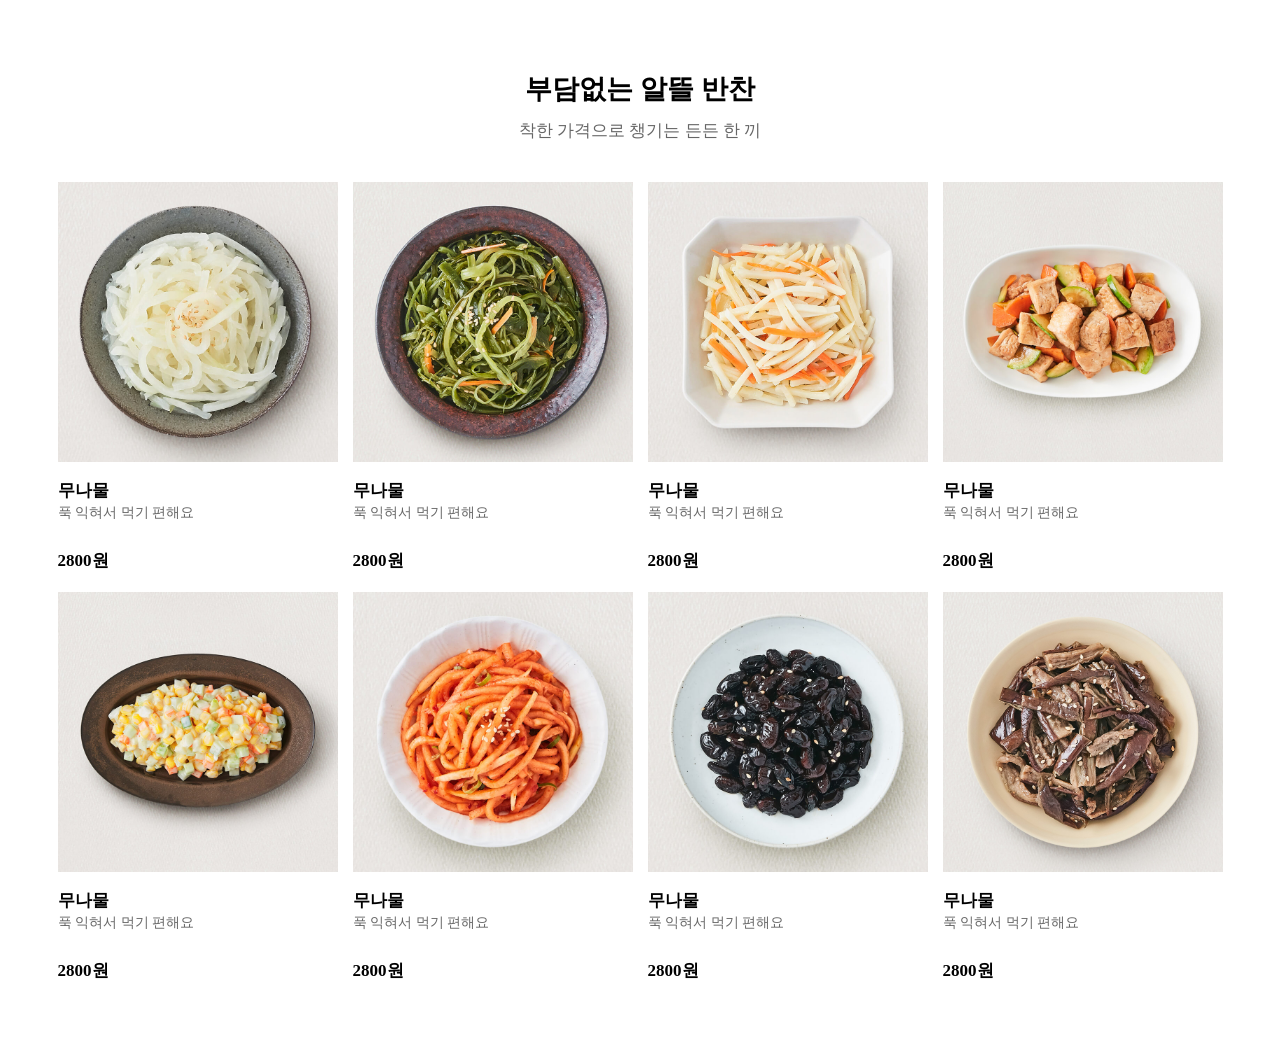
<file: 01_banchan.html>
<!DOCTYPE html>
<html lang="ko">

<head>
  <meta charset="UTF-8" />
  <title>집반찬</title>
    <title>집반찬</title>

    <link rel="stylesheet" href="css/01_banchan.css">


</head>

<body>



  <main class="container">
    <div class="banchan section-grid">
      <h3>부담없는 알뜰 반찬</h3>
      <p>착한 가격으로 챙기는 든든 한 끼</p>

      <a href="#">
        <div class="product-card">
          <img src="img/01_banchan/banchan1.jpg" alt="">
          <h4>무나물</h4>
          <p>푹 익혀서 먹기 편해요</p>
          <h5>2800원</h5>
        </div>
      </a>

      <a href="#">
        <div class="product-card">
          <img src="img/01_banchan/banchan2.jpg" alt="">
          <h4>무나물</h4>
          <p>푹 익혀서 먹기 편해요</p>
          <h5>2800원</h5>
        </div>
      </a>

      <a href="#">
        <div class="product-card">
          <img src="img/01_banchan/banchan3.jpg" alt="">
          <h4>무나물</h4>
          <p>푹 익혀서 먹기 편해요</p>
          <h5>2800원</h5>
        </div>
      </a>

      <a href="#">
        <div class="product-card">
          <img src="img/01_banchan/banchan4.jpg" alt="">
          <h4>무나물</h4>
          <p>푹 익혀서 먹기 편해요</p>
          <h5>2800원</h5>
        </div>
      </a>

      <a href="#">
        <div class="product-card">
          <img src="img/01_banchan/banchan5.jpg" alt="">
          <h4>무나물</h4>
          <p>푹 익혀서 먹기 편해요</p>
          <h5>2800원</h5>
        </div>
      </a>

      <a href="#">
        <div class="product-card">
          <img src="img/01_banchan/banchan6.jpg" alt="">
          <h4>무나물</h4>
          <p>푹 익혀서 먹기 편해요</p>
          <h5>2800원</h5>
        </div>
      </a>

      <a href="#">
        <div class="product-card">
          <img src="img/01_banchan/banchan7.jpg" alt="">
          <h4>무나물</h4>
          <p>푹 익혀서 먹기 편해요</p>
          <h5>2800원</h5>
        </div>
      </a>

      <a href="#">
        <div class="product-card">
          <img src="img/01_banchan/banchan8.jpg" alt="">
          <h4>무나물</h4>
          <p>푹 익혀서 먹기 편해요</p>
          <h5>2800원</h5>
        </div>
      </a>

    </div>

  </main>



</body>

</html>
</file>
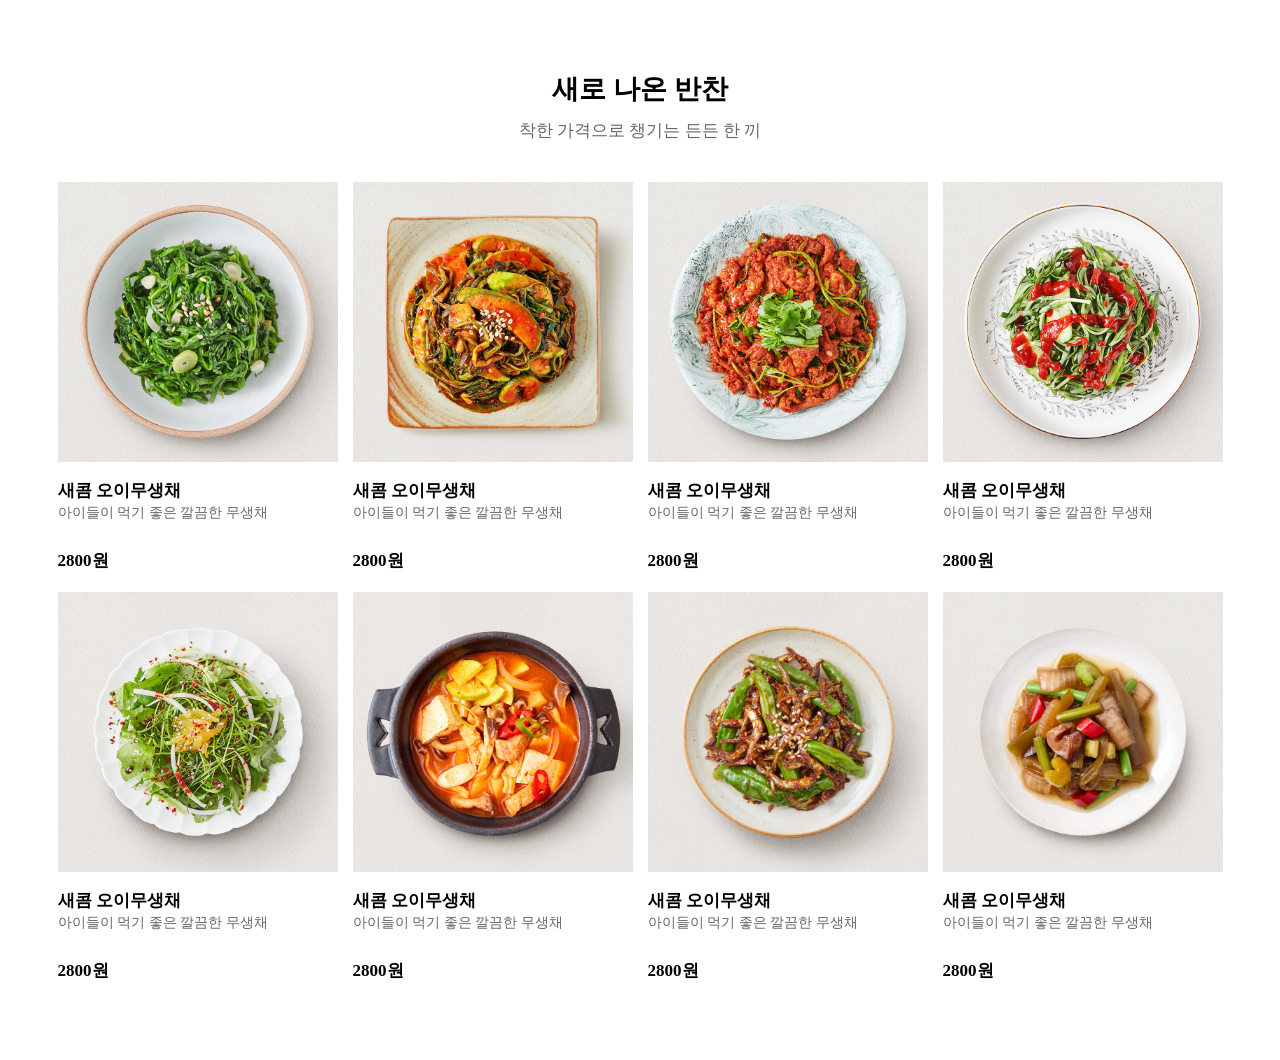
<file: 03_newbanchan.html>
<!DOCTYPE html>
<html lang="ko">

<head>
  <meta charset="UTF-8" />
  <title>집반찬</title>
  <link rel="stylesheet" href="css/03_newbanchan.css">
</head>

<body>
 
  <main class="container">
    
    <div class="new-banchan section-grid">
      <h3>새로 나온 반찬</h3>
      <p>착한 가격으로 챙기는 든든 한 끼</p>


      <a href="#">
        <div class="product-card">
          <img src="img/03_new_banchan/new_banchan1.jpg" alt="">
          <h4>새콤 오이무생채</h4>
          <p>아이들이 먹기 좋은 깔끔한 무생채</p>
          <h5>2800원</h5>
        </div>
      </a>

      <a href="#">
        <div class="product-card">
          <img src="img/03_new_banchan/new_banchan2.jpg" alt="">
          <h4>새콤 오이무생채</h4>
          <p>아이들이 먹기 좋은 깔끔한 무생채</p>
          <h5>2800원</h5>
        </div>
      </a>

      <a href="#">
        <div class="product-card">
          <img src="img/03_new_banchan/new_banchan3.jpg" alt="">
          <h4>새콤 오이무생채</h4>
          <p>아이들이 먹기 좋은 깔끔한 무생채</p>
          <h5>2800원</h5>
        </div>
      </a>

      <a href="#">
        <div class="product-card">
          <img src="img/03_new_banchan/new_banchan4.jpg" alt="">
          <h4>새콤 오이무생채</h4>
          <p>아이들이 먹기 좋은 깔끔한 무생채</p>
          <h5>2800원</h5>
        </div>
      </a>

      <a href="#">
        <div class="product-card">
          <img src="img/03_new_banchan/new_banchan5.jpg" alt="">
          <h4>새콤 오이무생채</h4>
          <p>아이들이 먹기 좋은 깔끔한 무생채</p>
          <h5>2800원</h5>
        </div>
      </a>

      <a href="#">
        <div class="product-card">
          <img src="img/03_new_banchan/new_banchan6.jpg" alt="">
          <h4>새콤 오이무생채</h4>
          <p>아이들이 먹기 좋은 깔끔한 무생채</p>
          <h5>2800원</h5>
        </div>
      </a>

      <a href="#">
        <div class="product-card">
          <img src="img/03_new_banchan/new_banchan7.jpg" alt="">
          <h4>새콤 오이무생채</h4>
          <p>아이들이 먹기 좋은 깔끔한 무생채</p>
          <h5>2800원</h5>
        </div>
      </a>

      <a href="#">
        <div class="product-card">
          <img src="img/03_new_banchan/new_banchan8.jpg" alt="">
          <h4>새콤 오이무생채</h4>
          <p>아이들이 먹기 좋은 깔끔한 무생채</p>
          <h5>2800원</h5>
        </div>
      </a>


    </div>

  
  </main>

</body>

</html>
</file>
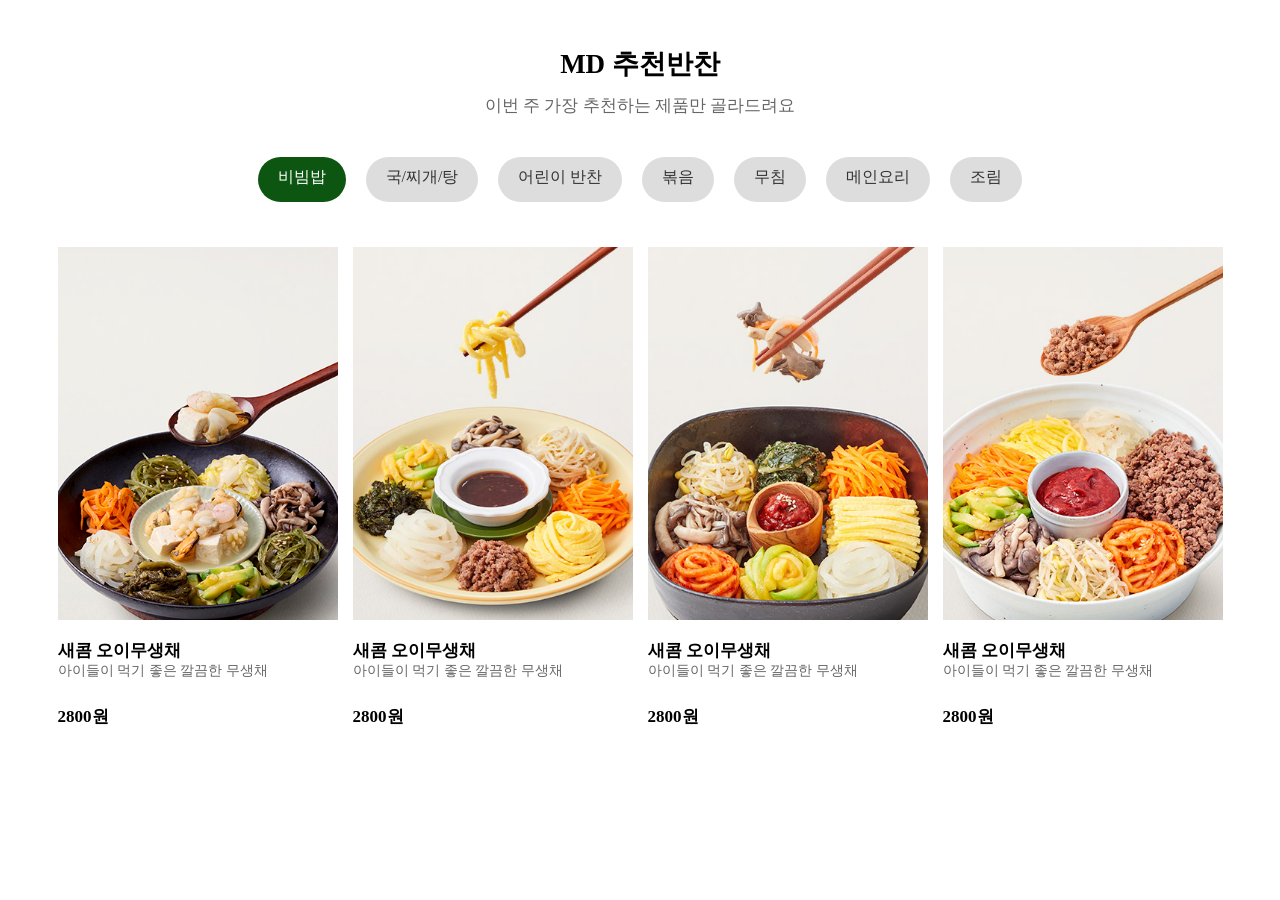
<file: 04_mdbanchan.html>
<!DOCTYPE html>
<html lang="ko">

<head>
  <meta charset="UTF-8" />
  <title>집반찬</title>
  <link rel="stylesheet" href="css/04_mdbanchan.css">
</head>

<body>



  <main class="container">
    

    <div class="md-banchan section-grid">
      <h3>MD 추천반찬</h3>
      <p>이번 주 가장 추천하는 제품만 골라드려요</p>
      <ul>
        <li>비빔밥</li>
        <li><a href="#">국/찌개/탕</a></li>
        <li><a href="#">어린이 반찬</a></li>
        <li><a href="#"> 볶음</a></li>
        <li><a href="#"> 무침</a></li>
        <li><a href="#"> 메인요리</a></li>
        <li><a href="#"> 조림</a></li>
      </ul>
      <a href="#">
        <div class="md-card">
          <img src="img/04_md_banchan/bibim/bibim_1.jpg" alt="">
          <h4>새콤 오이무생채</h4>
          <p>아이들이 먹기 좋은 깔끔한 무생채</p>
          <h5>2800원</h5>
        </div>
      </a>


      <a href="#">
        <div class="md-card">
          <img src="img/04_md_banchan/bibim/bibim_2.jpg" alt="">
          <h4>새콤 오이무생채</h4>
          <p>아이들이 먹기 좋은 깔끔한 무생채</p>
          <h5>2800원</h5>
        </div>
      </a>


      <a href="#">
        <div class="md-card">
          <img src="img/04_md_banchan/bibim/bibim_3.jpg" alt="">
          <h4>새콤 오이무생채</h4>
          <p>아이들이 먹기 좋은 깔끔한 무생채</p>
          <h5>2800원</h5>
        </div>
      </a>



      <a href="#">
        <div class="md-card">
          <img src="img/04_md_banchan/bibim/bibim_4.jpg" alt="">
          <h4>새콤 오이무생채</h4>
          <p>아이들이 먹기 좋은 깔끔한 무생채</p>
          <h5>2800원</h5>
        </div>
      </a>


    </div>
  </main>

</body>

</html>
</file>
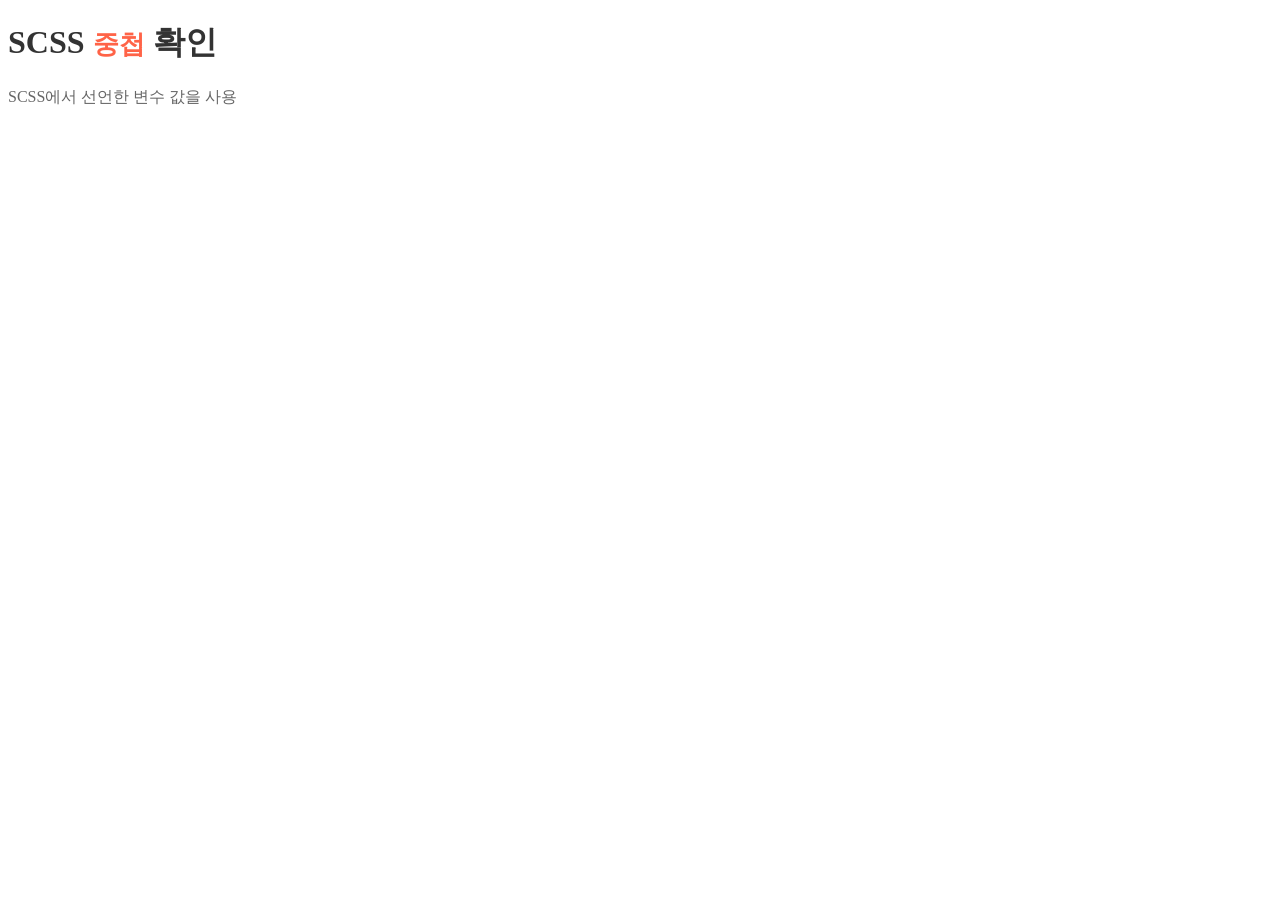
<file: index_0.html>
<!DOCTYPE html>
<html lang="en">
<head>
    <meta charset="UTF-8">
    <title>SCSS 정상 동작 확인</title>
    <!-- SCSS가 아니라 CSS를 연결 -->
    <link rel="stylesheet" href="css/style.css">
</head>
<body>
    <h1>
        SCSS <span>중첩</span> 확인
    </h1>
    <p>SCSS에서 선언한 변수 값을 사용</p>
</body>
</html>
</file>
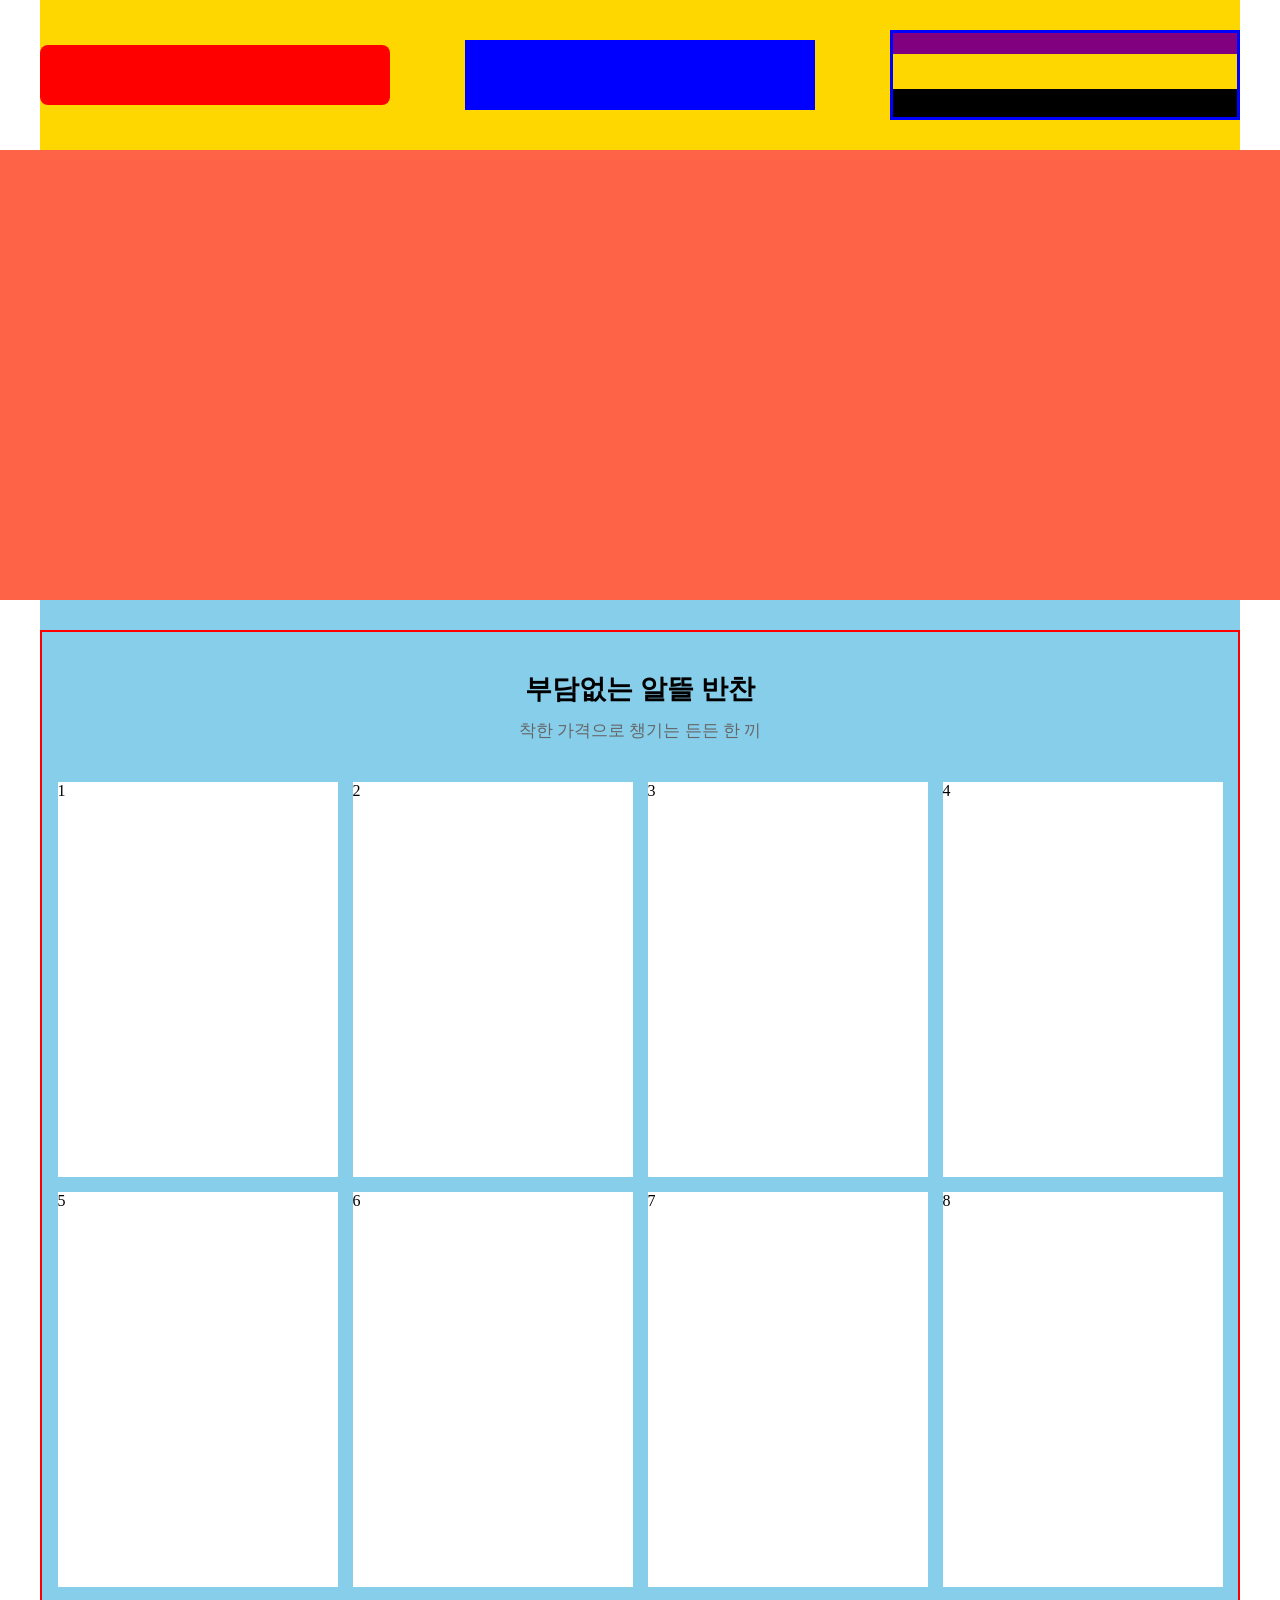
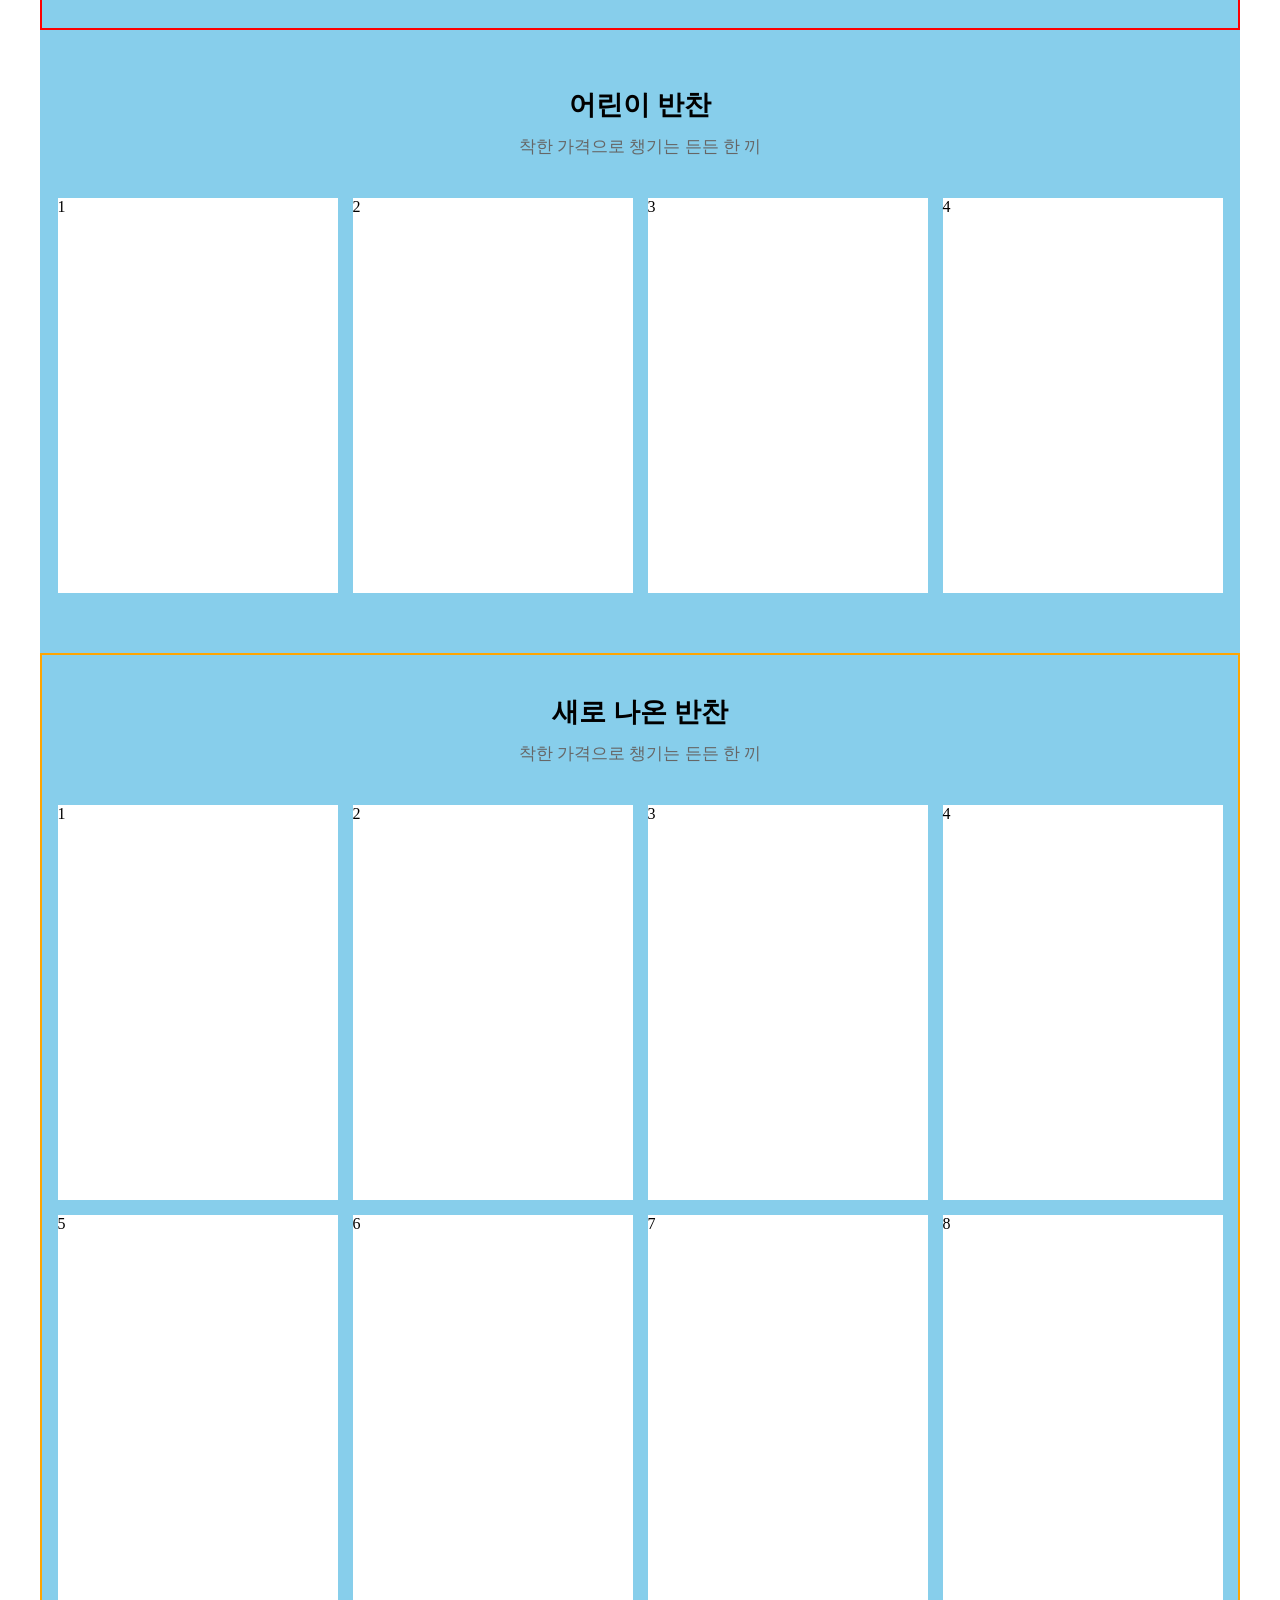
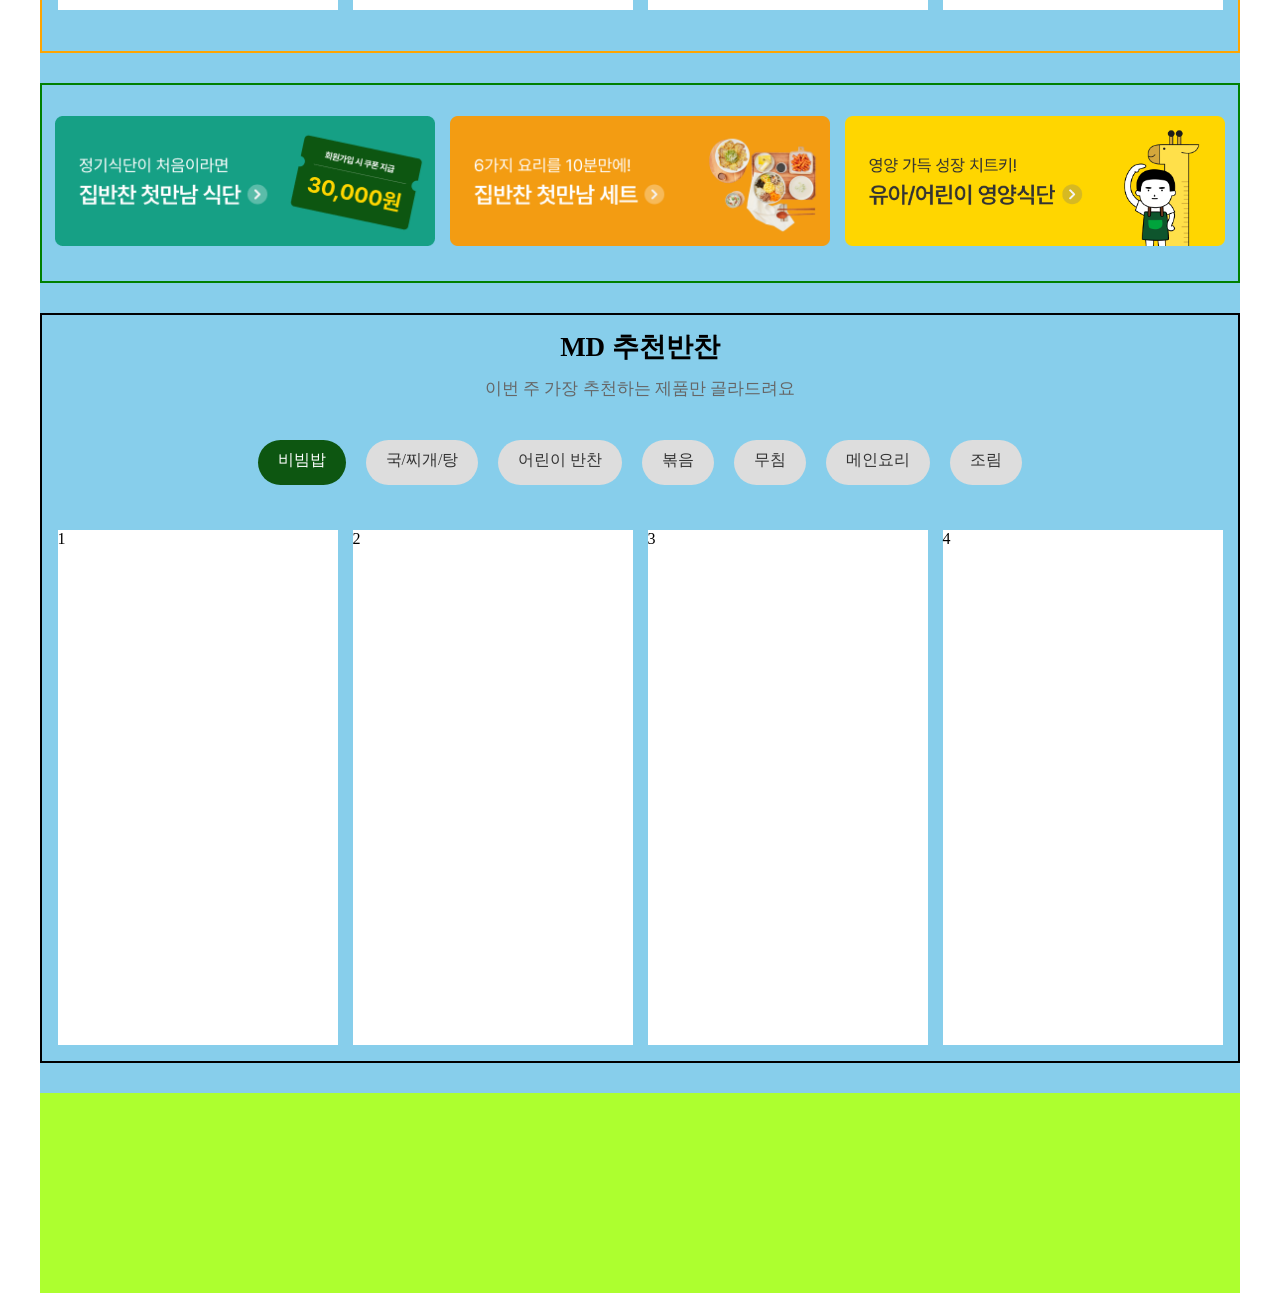
<file: index_2.html>
<!DOCTYPE html>
<html lang="ko">
<head>
  <meta charset="UTF-8" />
  <title>집반찬</title>

  <!-- SCSS → CSS 컴파일 결과 연결 -->
  <link rel="stylesheet" href="css/ex2.css" />
</head>

<body>
   <header class="container">
    <div class="search-box"></div>
    <div class="logo"></div>
    <div class="right-box">
      <div class="login"></div>
      <nav class="menu"></nav>
    </div>
  </header>

  </header>


  <section id="slider"></section>


  <main class="container">
    <div class="banchan section-grid">
      <h3>부담없는 알뜰 반찬</h3>
      <p>착한 가격으로 챙기는 든든 한 끼</p>
      <div class="product-card">1</div>
      <div class="product-card">2</div>
      <div class="product-card">3</div>
      <div class="product-card">4</div>
      <div class="product-card">5</div>
      <div class="product-card">6</div>
      <div class="product-card">7</div>
      <div class="product-card">8</div>
    </div>

    <div class="kid_banchan section-grid">
      <h3>어린이 반찬</h3>
      <p>착한 가격으로 챙기는 든든 한 끼</p>
      <div class="product-card">1</div>
      <div class="product-card">2</div>
      <div class="product-card">3</div>
      <div class="product-card">4</div>

    </div>

    <div class="new-banchan section-grid">
      <h3>새로 나온 반찬</h3>
      <p>착한 가격으로 챙기는 든든 한 끼</p>
      <div class="product-card">1</div>
      <div class="product-card">2</div>
      <div class="product-card">3</div>
      <div class="product-card">4</div>
      <div class="product-card">5</div>
      <div class="product-card">6</div>
      <div class="product-card">7</div>
      <div class="product-card">8</div>
    </div>

    <div class="banner">
      <a href="#"><img src="img/banner/banner1.png" alt=""></a>
      <a href="#"><img src="img/banner/banner2.png" alt=""></a>
      <a href="#"><img src="img/banner/banner3.png" alt=""></a>
    </div>

    <div class="md-banchan section-grid">
      <h3>MD 추천반찬</h3>
      <p>이번 주 가장 추천하는 제품만 골라드려요</p>
        <ul>
        <li>비빔밥</li>
        <li><a href="#">국/찌개/탕</a></li>
        <li><a href="#">어린이 반찬</a></li>
        <li><a href="#"> 볶음</a></li>
        <li><a href="#"> 무침</a></li>
        <li><a href="#"> 메인요리</a></li>
        <li><a href="#"> 조림</a></li>
      </ul>
      <div class="md-card">1</div>
      <div class="md-card">2</div>
      <div class="md-card">3</div>
      <div class="md-card">4</div>

    </div>
  </main>


  <footer class="container"></footer>

  </body>

</html>
</file>
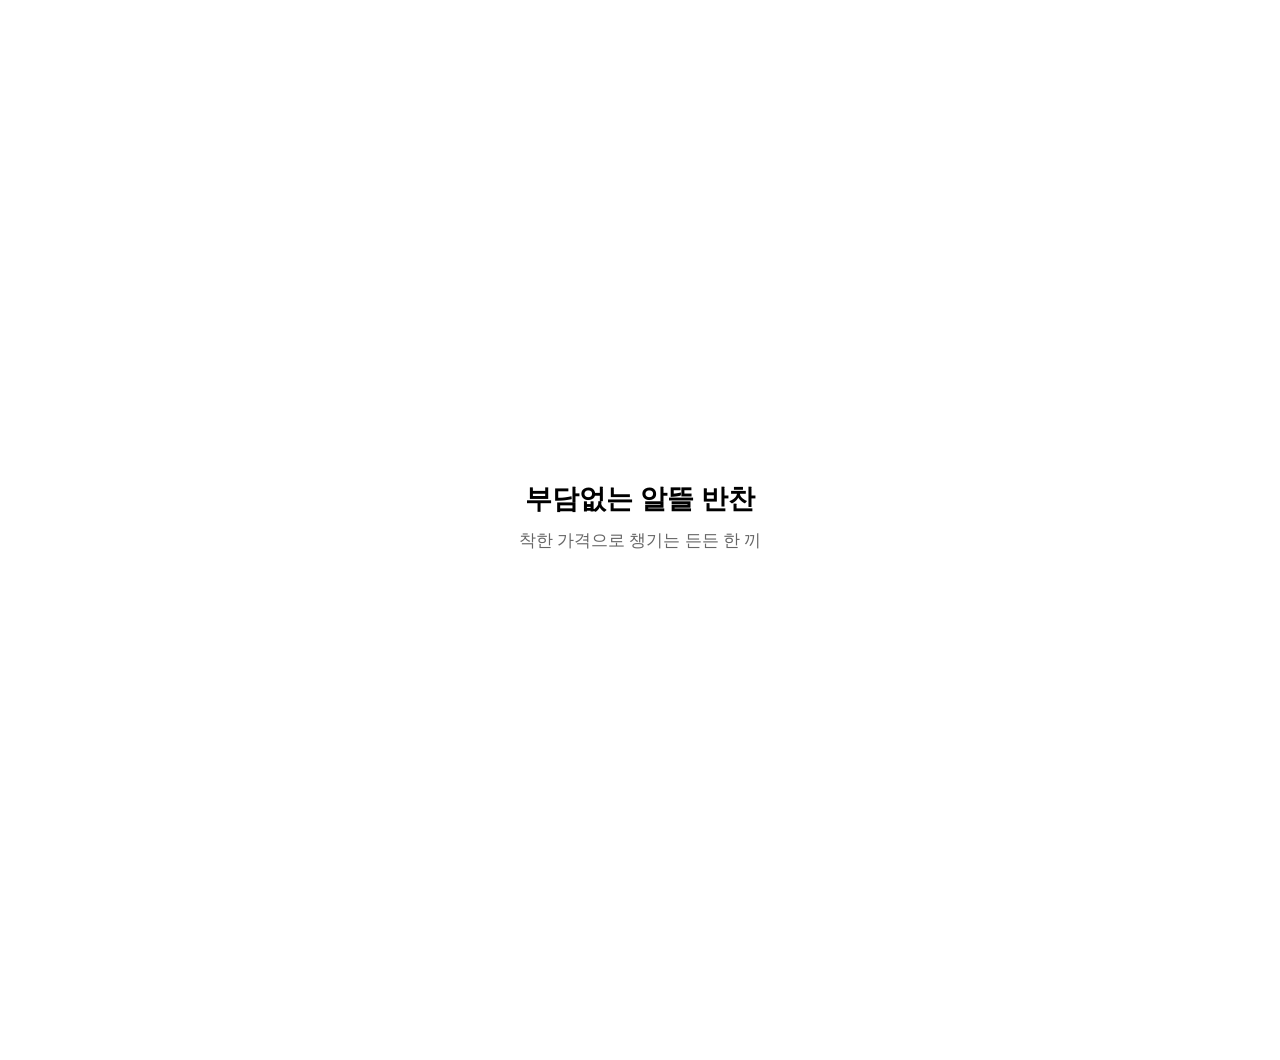
<file: json1.html>
<!DOCTYPE html>
<html lang="ko">

<head>
  <meta charset="UTF-8" />
  <title>집반찬</title>

  <link rel="stylesheet" href="css/json1.css">


</head>

<body>



  <main class="container">
    <div class="banchan section-grid">
      <h3>부담없는 알뜰 반찬</h3>
      <p>착한 가격으로 챙기는 든든 한 끼</p>

      <!-- 여기 안에 JS로 카드들이 채워짐 -->
      <!-- <a href="#">
        <div class="product-card">
          <img src="img/01_banchan/banchan1.jpg" alt="">
          <h4>무나물</h4>
          <p>푹 익혀서 먹기 편해요</p>
          <h5>2800원</h5>
        </div>
      </a> -->

    


    </div>

  </main>

  <script>
    fetch("https://dino-21.github.io/zipbanchan/json/01_banchan.json")
      .then(res => res.json())
      .then(data => {
        const box = document.querySelector(".banchan");

        data.forEach(item => {
          box.innerHTML += `
            <a href="#">
              <div class="product-card">
                <img src="${item.main_img}" alt="${item.name}">
                <h4>${item.name}</h4>
                <p>${item.description}</p>
                <h5>${item.price}원</h5>
              </div>
            </a>
          `;
        });
      });
  </script>

</body>

</html>
</file>
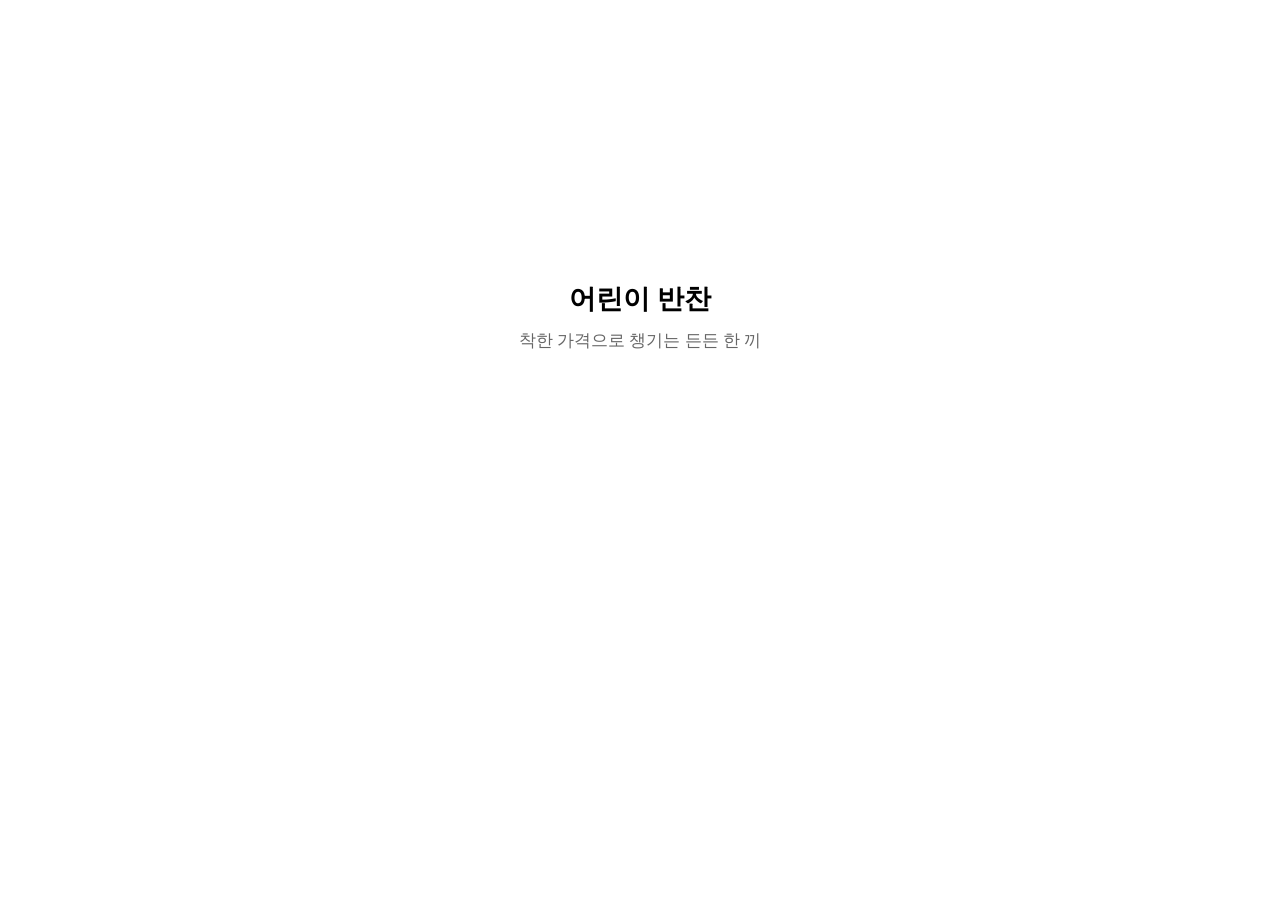
<file: json2.html>
<!DOCTYPE html>
<html lang="ko">

<head>
  <meta charset="UTF-8" />
  <title>집반찬</title>

  <link rel="stylesheet" href="css/json2.css">


</head>

<body>

  <main class="container">
    
    <div class="kid-banchan section-grid">
      <h3>어린이 반찬</h3>
      <p>착한 가격으로 챙기는 든든 한 끼</p>

      <!-- 여기 안에 JS로 카드들이 채워짐 -->

       <!-- <a href="#">
        <div class="product-card">
          <img src="img/02_kid_banchan/kid_banchan1.jpg" alt="">
          <h4>새콤 오이무생채</h4>
          <p>아이들이 먹기 좋은 깔끔한 무생채</p>
          <h5>2800원</h5>
        </div>
      </a> -->

    </div>

  </main>

  
<script>
  const URL = "https://dino-21.github.io/zipbanchan/json/02_kidbanchan.json";

  fetch(URL)
    .then(res => res.json())
    .then(data => {
      // 어린이 반찬 박스 찾기
      const box = document.querySelector(".kid-banchan");

      // 혹시 남아 있을지 모를 기존 카드 제거
      const oldCards = box.querySelectorAll("a");
      oldCards.forEach(a => a.remove());

      // JSON 데이터로 카드 생성
      data.forEach(item => {
        const a = document.createElement("a");
        a.href = "#";

        const card = document.createElement("div");
        card.className = "product-card";

        const img = document.createElement("img");
        img.src = item.main_img;      
        img.alt = item.name;

        const h4 = document.createElement("h4");
        h4.textContent = item.name;

        const p = document.createElement("p");
        p.textContent = item.description;

        const h5 = document.createElement("h5");
        h5.textContent = item.price + "원";

        // 조립
        card.appendChild(img);
        card.appendChild(h4);
        card.appendChild(p);
        card.appendChild(h5);

        a.appendChild(card);
        box.appendChild(a);
      });
    })
    .catch(err => console.error("JSON 로딩 오류:", err));
</script>

</body>

</html>
</file>
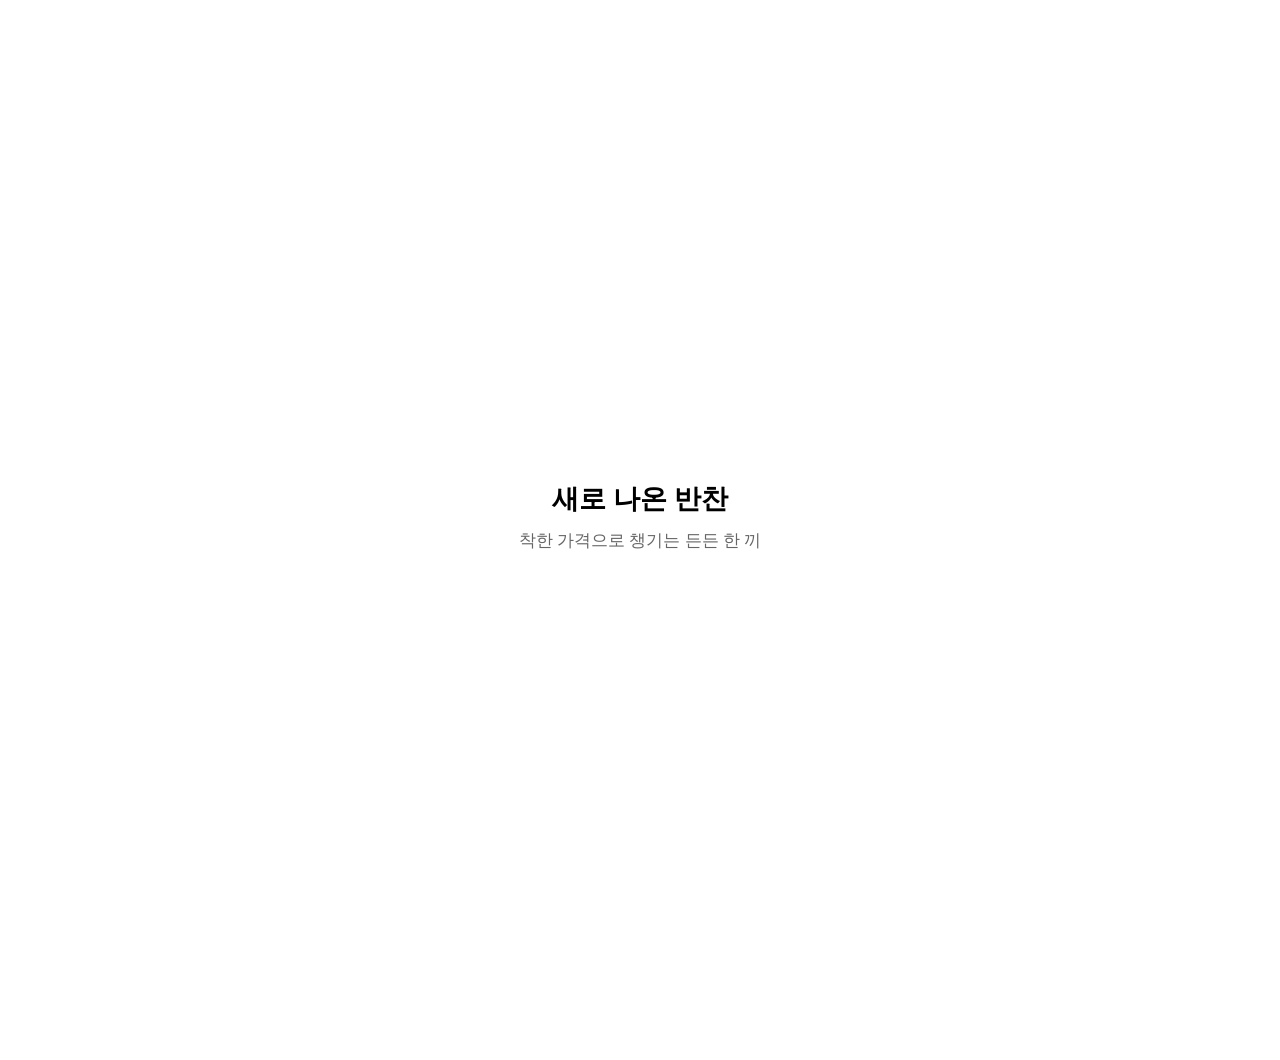
<file: json3.html>
<!DOCTYPE html>
<html lang="ko">

<head>
  <meta charset="UTF-8" />
  <title>집반찬</title>

  <link rel="stylesheet" href="css/json3.css">


</head>

<body>

  
  <main class="container">
    
    <div class="new-banchan section-grid">
      <h3>새로 나온 반찬</h3>
      <p>착한 가격으로 챙기는 든든 한 끼</p>

      <!-- 여기 안에 JS로 카드들이 채워짐 -->

     <!--  <a href="#">
        <div class="product-card">
          <img src="img/03_new_banchan/new_banchan1.jpg" alt="">
          <h4>새콤 오이무생채</h4>
          <p>아이들이 먹기 좋은 깔끔한 무생채</p>
          <h5>2800원</h5>
        </div>
      </a> -->

    
    </div>

  
  </main>
  <script>
  async function loadNewBanchan() {
    const res = await fetch("https://dino-21.github.io/zipbanchan/json/03_newbanchan.json");
    const data = await res.json();

    const box = document.querySelector(".new-banchan");

    data.forEach(item => {
      const a = document.createElement("a");
      a.href = "#";

      const card = document.createElement("div");
      card.className = "product-card";

      card.innerHTML = `
        <img src="${item.main_img}" alt="${item.name}">
        <h4>${item.name}</h4>
        <p>${item.description}</p>
        <h5>${item.price}원</h5>
      `;

      a.appendChild(card);
      box.appendChild(a);
    });
  }

  loadNewBanchan();
</script>

</body>

</html>
</file>
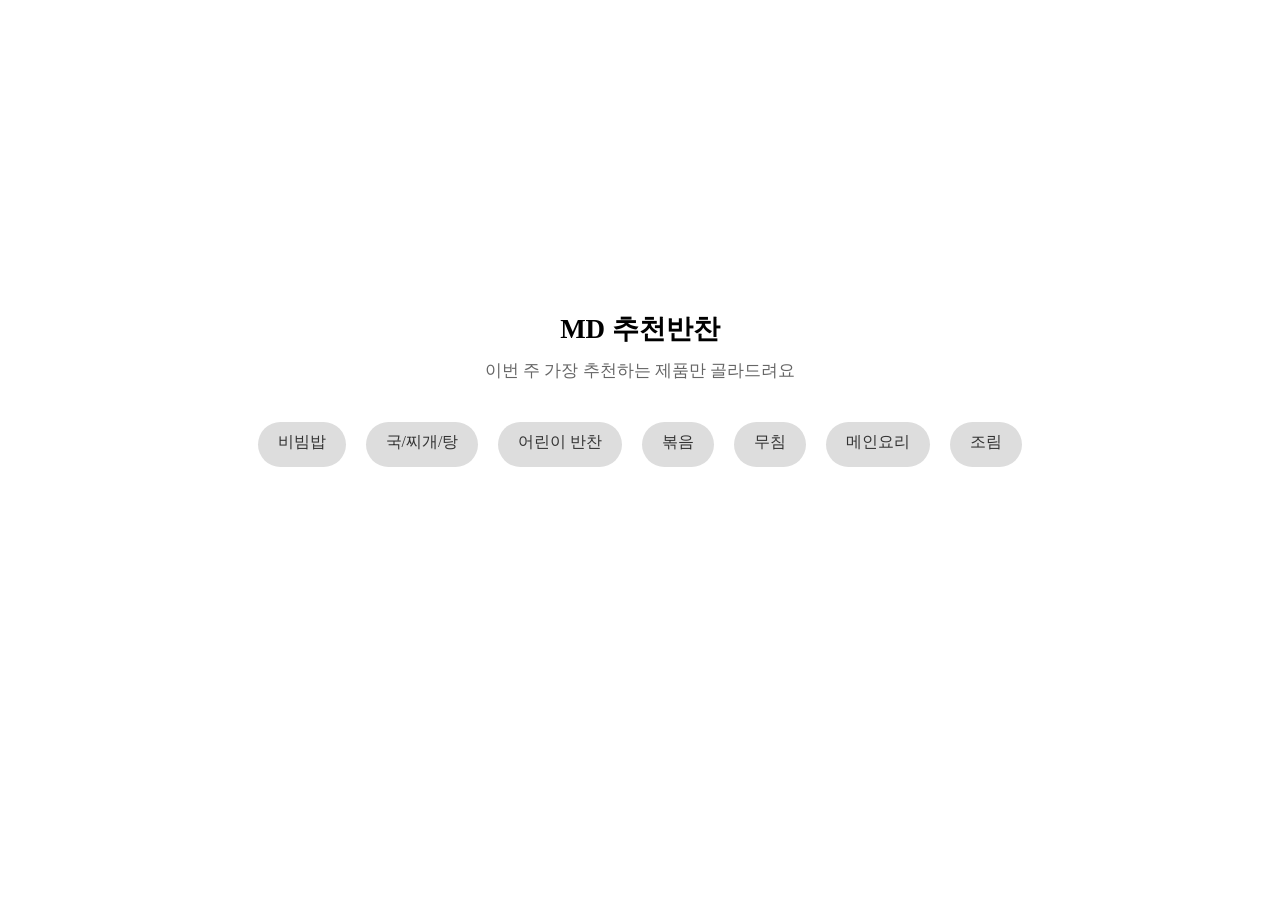
<file: json4.html>
<!DOCTYPE html>
<html lang="ko">

<head>
  <meta charset="UTF-8" />
  <title>집반찬</title>

  <link rel="stylesheet" href="css/json4.css">


</head>

<body>

  
  <main class="container">
    

    <div class="md-banchan section-grid">
      <h3>MD 추천반찬</h3>
      <p>이번 주 가장 추천하는 제품만 골라드려요</p>
      <ul>
        <li><a href="#">비빔밥</a></li>
        <li><a href="#">국/찌개/탕</a></li>
        <li><a href="#">어린이 반찬</a></li>
        <li><a href="#">볶음</a></li>
        <li><a href="#">무침</a></li>
        <li><a href="#">메인요리</a></li>
        <li><a href="#">조림</a></li>
      </ul>

      
      <!-- 여기 안에 JS로 카드들이 채워짐 -->

      <!-- <a href="#">
        <div class="md-card">
          <img src="img/04_md_banchan/bibim/bibim_1.jpg" alt="">
          <h4>새콤 오이무생채</h4>
          <p>아이들이 먹기 좋은 깔끔한 무생채</p>
          <h5>2800원</h5>
        </div>
      </a>
 -->




    </div>



  </main>


  <script>
   // css, li a 링크 추가했음
  function createMdCard(item) {
    const a = document.createElement("a");
    a.href = "#";

    const card = document.createElement("div");
    card.className = "md-card";

    card.innerHTML = `
      <img src="${item.main_img}" alt="${item.name}">
      <h4>${item.name}</h4>
      <p>${item.description}</p>
      <h5>${item.price}원</h5>
    `;

    a.appendChild(card);
    return a;
  }

  function renderCategory(data, category, section) {
    section.querySelectorAll(".md-card").forEach(el => el.parentElement.remove());

    data
      .filter(item => item.category === category)
      .forEach(item => section.appendChild(createMdCard(item)));
  }

  function setActive(liList, activeLi) {
    liList.forEach(li => li.classList.remove("active"));
    activeLi.classList.add("active");
  }

  // ============================
  //      JSON 로딩
  // ============================
  fetch("https://dino-21.github.io/zipbanchan/json/04_mdbanchan.json")
    .then(res => res.json())
    .then(data => {
      const mdSection = document.querySelector(".md-banchan");
      const liList = mdSection.querySelectorAll("ul li");

      const categories = ["bibim", "soup", "kid", "bokkeum", "muchim", "main", "jorim"];

      // ★ 초기 화면: 비빔밥
      setActive(liList, liList[0]);
      renderCategory(data, "bibim", mdSection);

      liList.forEach((li, index) => {
        const aTag = li.querySelector("a");

        aTag.addEventListener("mouseover", (e) => {
          e.preventDefault();   // a 태그 이동 막기

          // 활성화 스타일
          setActive(liList, li);

          // 카드 다시 렌더링
          renderCategory(data, categories[index], mdSection);
        });
      });
    });
</script>

</body>

</html>
</file>
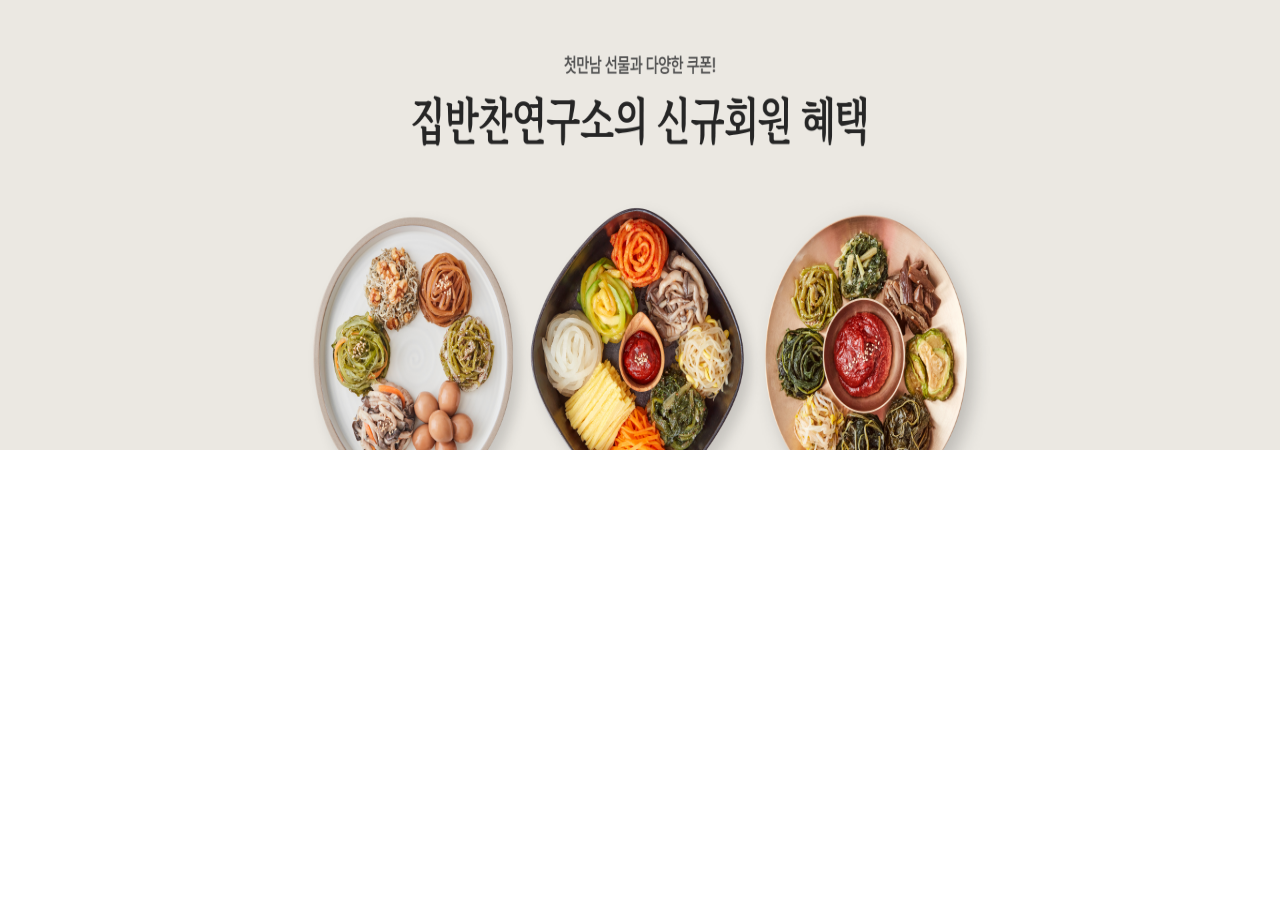
<file: slider1.html>
<!DOCTYPE html>
<html lang="ko">

<head>
  <meta charset="UTF-8" />
  <title>집반찬</title>
  
  <link rel="stylesheet" href="css/slider1.css">

</head>

<body>



  <section id="slider">
    <img id="bannerImg" src="img/banner/banner_5.png" alt="">
  </section>


  <script>
    // 배너 이미지 목록
    const banners = [
      "img/banner/banner_1.png",
      "img/banner/banner_2.png",
      "img/banner/banner_3.png",
      "img/banner/banner_4.png",
      "img/banner/banner_5.png"
    ];

    let index = 0; // 현재 배너번호

    // 3초마다 자동 변경
    setInterval(() => {

      // 다음 배너로 이동
      index++;

      // 5 → 0으로 초기화
      if (index >= banners.length) {
        index = 0;
      }

      // 이미지 변경
      document.getElementById("bannerImg").src = banners[index];

    }, 3000); // 3000ms = 3초
  </script>

</body>

</html>
</file>
<file: css/01_banchan.css>
@charset "UTF-8";
/* ========== Reset ========== */
*,
*::before,
*::after {
  margin: 0;
  padding: 0;
  box-sizing: border-box;
}

ul,
ol,
li {
  list-style: none;
}

body {
  font-family: "맑은 고딕";
  color: #000;
}

a {
  text-decoration: none;
}

/* ========== Layout 공통 컨테이너 ========== */
.container {
  max-width: 1200px;
  width: 100%;
  margin: 0 auto;
  display: flex;
  flex-wrap: wrap;
  align-content: center;
  justify-content: space-between;
}

/* ========== Header ========== */
header {
  min-height: 150px;
  align-items: center;
}

/* ========== Main ========== */
main {
  min-height: 600px;
}

.section-grid {
  display: flex;
  flex-wrap: wrap;
  justify-content: center;
  align-content: center;
  gap: 15px;
  margin: 30px 0;
}

.banchan {
  width: 100%;
  min-height: 1000px;
}

div > h3 {
  width: 100%;
  font-size: 27px;
  text-align: center;
  line-height: 30px;
}
div > p {
  width: 100%;
  font-size: 17px;
  text-align: center;
  color: #666;
  margin-bottom: 25px;
}

/* ========== Product Card ========== */
.product-card {
  width: 280px;
  height: 395px;
  display: flex;
  flex-direction: column;
  gap: 2px;
}
.product-card > img {
  width: 100%;
  margin-bottom: 15px;
}
.product-card > h4 {
  font-size: 17px;
  color: #000;
}
.product-card > p {
  font-size: 14px;
  color: #666;
  text-align: left;
}
.product-card > h5 {
  font-size: 17px;
  color: #000;
}

/* ========== MD Card ========== */
.md-card {
  width: 280px;
  height: 515px;
}
.md-card > img {
  width: 100%;
  margin-bottom: 15px;
}
.md-card > h4 {
  font-size: 17px;
  color: #000;
}
.md-card > p {
  font-size: 14px;
  color: #666;
  text-align: left;
}
.md-card > h5 {
  font-size: 17px;
  color: #000;
}

/*# sourceMappingURL=01_banchan.css.map */
</file>
<file: css/03_newbanchan.css>
@charset "UTF-8";
/* ========== Reset ========== */
*,
*::before,
*::after {
  margin: 0;
  padding: 0;
  box-sizing: border-box;
}

ul,
ol,
li {
  list-style: none;
}

body {
  font-family: "맑은 고딕";
  color: #000;
}

a {
  text-decoration: none;
}

/* ========== Layout 공통 컨테이너 ========== */
.container {
  max-width: 1200px;
  width: 100%;
  margin: 0 auto;
  display: flex;
  flex-wrap: wrap;
  align-content: center;
  justify-content: space-between;
}

/* ========== Main ========== */
main {
  min-height: 600px;
}

.section-grid {
  display: flex;
  flex-wrap: wrap;
  justify-content: center;
  align-content: center;
  gap: 15px;
  margin: 30px 0;
}

div > h3 {
  width: 100%;
  font-size: 27px;
  text-align: center;
  line-height: 30px;
}
div > p {
  width: 100%;
  font-size: 17px;
  text-align: center;
  color: #666;
  margin-bottom: 25px;
}

/* ========== Product / MD Card ========== */
.product-card {
  width: 280px;
  height: 395px;
  display: flex;
  flex-direction: column;
  gap: 2px;
}
.product-card > img {
  width: 100%;
  margin-bottom: 15px;
}
.product-card > h4 {
  font-size: 17px;
  color: #000;
}
.product-card > p {
  font-size: 14px;
  color: #666;
  text-align: left;
}
.product-card > h5 {
  font-size: 17px;
  color: #000;
}

.md-card > img {
  width: 100%;
  margin-bottom: 15px;
}
.md-card > h4 {
  font-size: 17px;
  color: #000;
}
.md-card > p {
  font-size: 14px;
  color: #666;
  text-align: left;
}
.md-card > h5 {
  font-size: 17px;
  color: #000;
}

/* ========== Sections ========== */
.new-banchan {
  width: 100%;
  min-height: 1000px;
}

.banner {
  width: 100%;
  min-height: 200px;
}
.banner > a > img {
  width: 380px;
  height: 130px;
}

.md-banchan {
  width: 100%;
  min-height: 750px;
}
.md-banchan > ul {
  width: 100%;
  min-height: 45px;
  display: flex;
  justify-content: center;
  gap: 20px;
  margin-bottom: 30px;
}
.md-banchan > ul > li {
  display: block;
  background-color: #ddd;
  padding: 10px 20px 0;
  border-radius: 30px;
  font-size: 16px;
}
.md-banchan > ul > li > a {
  color: #333;
}
.md-banchan > ul > li:first-child {
  background-color: #0D5611;
  color: #fff;
}

/*# sourceMappingURL=03_newbanchan.css.map */
</file>
<file: css/04_mdbanchan.css>
@charset "UTF-8";
/* ========== Reset ========== */
*,
*::before,
*::after {
  margin: 0;
  padding: 0;
  box-sizing: border-box;
}

ul,
ol,
li {
  list-style: none;
}

body {
  font-family: "맑은 고딕";
  color: #000;
}

a {
  text-decoration: none;
}

/* ========== Layout 공통 컨테이너 ========== */
.container {
  max-width: 1200px;
  width: 100%;
  margin: 0 auto;
  display: flex;
  flex-wrap: wrap;
  align-content: center;
  justify-content: space-between;
}

/* ========== Main ========== */
main {
  min-height: 600px;
}

.section-grid {
  display: flex;
  flex-wrap: wrap;
  justify-content: center;
  align-content: center;
  gap: 15px;
  margin: 30px 0;
}

.banchan {
  width: 100%;
  min-height: 1000px;
}

div > h3 {
  width: 100%;
  font-size: 27px;
  text-align: center;
  line-height: 30px;
}
div > p {
  width: 100%;
  font-size: 17px;
  text-align: center;
  color: #666;
  margin-bottom: 25px;
}

/* ========== Product / MD Card ========== */
.product-card {
  width: 280px;
  height: 395px;
  display: flex;
  flex-direction: column;
  gap: 2px;
}
.product-card > img {
  width: 100%;
  margin: 0 0 15px 0;
}
.product-card > h4 {
  font-size: 17px;
  color: #000;
}
.product-card > p {
  font-size: 14px;
  color: #666;
  text-align: left;
}
.product-card > h5 {
  font-size: 17px;
  color: #000;
}

.md-card {
  width: 280px;
  height: 515px;
}
.md-card > img {
  width: 100%;
  margin: 0 0 15px 0;
}
.md-card > h4 {
  font-size: 17px;
  color: #000;
}
.md-card > p {
  font-size: 14px;
  color: #666;
  text-align: left;
}
.md-card > h5 {
  font-size: 17px;
  color: #000;
}

/* ========== MD Banchan ========== */
.md-banchan {
  width: 100%;
  min-height: 750px;
}
.md-banchan > ul {
  width: 100%;
  min-height: 45px;
  display: flex;
  justify-content: center;
  gap: 20px;
  margin: 0 0 30px 0;
}
.md-banchan > ul > li {
  background-color: #ddd;
  padding: 10px 20px 0;
  border-radius: 30px;
  font-size: 16px;
  display: block;
}
.md-banchan > ul > li > a {
  color: #333;
}
.md-banchan > ul > li:first-child {
  background-color: #0D5611;
  color: #fff;
}

/*# sourceMappingURL=04_mdbanchan.css.map */
</file>
<file: css/style.css>
@charset "UTF-8";
/* ==========================
   변수 선언 (맛보기)
   SCSS에서는 $로 시작하면 변수
========================== */
/* p 태그 글자색 변수 */
/* ==========================
   기본 스타일
========================== */
body {
  font-family: "맑은 고딕";
}

h1 {
  color: #333;
  /* h1 안에 있는 span만 선택 */
}
h1 span {
  color: tomato;
  font-size: 0.8em;
}

p {
  color: #666;
}

/*# sourceMappingURL=style.css.map */
</file>
<file: css/ex2.css>
@charset "UTF-8";
/* ========== Reset ========== */
*,
*::before,
*::after {
  margin: 0;
  padding: 0;
  box-sizing: border-box;
}

ul,
ol,
li {
  list-style: none;
}

body {
  font-family: "맑은 고딕";
  color: #000;
}

a {
  text-decoration: none;
}

/* ========== Layout 공통 컨테이너 ========== */
.container {
  max-width: 1200px;
  width: 100%;
  margin: 0 auto;
  display: flex;
  justify-content: space-between;
  flex-wrap: wrap;
  align-content: center;
}

/* ========== Header ========== */
header {
  height: 150px;
  background-color: gold;
  align-items: center;
  /* header 내부 요소 배치 */
}
header .search-box {
  width: 350px;
  height: 60px;
  background: red;
  border-radius: 8px;
}
header .logo {
  width: 350px;
  height: 70px;
  font-size: 28px;
  font-weight: bold;
  text-align: center;
  background: blue;
}
header .right-box {
  width: 350px;
  height: 90px;
  display: flex;
  flex-direction: column;
  border: 3px solid blue;
}
header .right-box .login {
  width: 100%;
  height: 30px;
  font-size: 14px;
  background: purple;
}
header .right-box .menu {
  width: 100%;
  height: 40px;
  margin: 35px 0 0 0px;
  background: #000;
}

/* ========== Slider ========== */
#slider {
  width: 100%;
  min-height: 450px;
  background-color: tomato;
}

/* ========== Main ========== */
main {
  min-height: 600px;
  background-color: skyblue;
}

.section-grid {
  display: flex;
  flex-wrap: wrap;
  justify-content: center;
  align-content: center;
  gap: 15px;
  margin: 30px 0px;
}

.banchan {
  width: 100%;
  height: 1000px;
  border: 2px solid red;
}

.kid-banchan {
  width: 100%;
  height: 600px;
  border: 2px solid blue;
}

.new-banchan {
  width: 100%;
  height: 1000px;
  border: 2px solid orange;
}

/* 공통 텍스트 (기존 div>h3 / div>p 그대로 유지) */
div > h3 {
  width: 100%;
  font-size: 27px;
  text-align: center;
  line-height: 30px;
}

div > p {
  width: 100%;
  font-size: 17px;
  text-align: center;
  color: #666;
  margin-bottom: 25px;
}

.product-card {
  width: 280px;
  height: 395px;
  background-color: #fff;
}

.md-card {
  width: 280px;
  height: 515px;
  background-color: #fff;
}

.banner {
  width: 100%;
  height: 200px;
  border: 2px solid green;
  display: flex;
  justify-content: center;
  align-items: center;
  gap: 15px;
}
.banner a img {
  width: 380px;
  height: 130px;
}

/* ========== MD 추천반찬 ========== */
.md-banchan {
  width: 100%;
  height: 750px;
  border: 2px solid #000;
}
.md-banchan > ul {
  width: 100%;
  min-height: 45px;
  display: flex;
  justify-content: center;
  gap: 20px;
  margin: 0 0 30px 0;
}
.md-banchan > ul > li {
  background-color: #ddd;
  padding: 10px 20px 0px;
  border-radius: 30px;
  font-size: 16px;
  display: block;
}
.md-banchan > ul > li a {
  color: #333;
}
.md-banchan > ul > li:first-child {
  background-color: #0d5611;
  color: #fff;
}

/* ========== Footer ========== */
footer {
  height: 200px;
  background-color: greenyellow;
}

/*# sourceMappingURL=ex2.css.map */
</file>
<file: css/json1.css>
@charset "UTF-8";
/* ========== Reset ========== */
*,
*::before,
*::after {
  margin: 0;
  padding: 0;
  box-sizing: border-box;
}

ul,
ol,
li {
  list-style: none;
}

body {
  font-family: "맑은 고딕";
  color: #000;
}

a {
  text-decoration: none;
}

/* ========== Layout 공통 컨테이너 ========== */
.container {
  max-width: 1200px;
  width: 100%;
  margin: 0 auto;
  display: flex;
  flex-wrap: wrap;
  align-content: center;
  justify-content: space-between;
}

/* ========== Header ========== */
header {
  min-height: 150px;
  align-items: center;
}

/* ========== Main ========== */
main {
  min-height: 600px;
}

.section-grid {
  display: flex;
  flex-wrap: wrap;
  justify-content: center;
  align-content: center;
  gap: 15px;
  margin: 30px 0;
}

.banchan {
  width: 100%;
  min-height: 1000px;
}

div > h3 {
  width: 100%;
  font-size: 27px;
  text-align: center;
  line-height: 30px;
}
div > p {
  width: 100%;
  font-size: 17px;
  text-align: center;
  color: #666;
  margin-bottom: 25px;
}

/* ========== Product Card ========== */
.product-card {
  width: 280px;
  height: 395px;
  display: flex;
  flex-direction: column;
  gap: 2px;
}
.product-card > img {
  width: 100%;
  margin-bottom: 15px;
}
.product-card > h4 {
  font-size: 17px;
  color: #000;
}
.product-card > p {
  font-size: 14px;
  color: #666;
  text-align: left;
}
.product-card > h5 {
  font-size: 17px;
  color: #000;
}

/* ========== MD Card ========== */
.md-card {
  width: 280px;
  height: 515px;
}
.md-card > img {
  width: 100%;
  margin-bottom: 15px;
}
.md-card > h4 {
  font-size: 17px;
  color: #000;
}
.md-card > p {
  font-size: 14px;
  color: #666;
  text-align: left;
}
.md-card > h5 {
  font-size: 17px;
  color: #000;
}

/*# sourceMappingURL=json1.css.map */
</file>
<file: css/json2.css>
@charset "UTF-8";
/* ========== Reset ========== */
*,
*::before,
*::after {
  margin: 0;
  padding: 0;
  box-sizing: border-box;
}

ul,
ol,
li {
  list-style: none;
}

body {
  font-family: "맑은 고딕";
  color: #000;
}

a {
  text-decoration: none;
}

/* ========== Layout 공통 컨테이너 ========== */
.container {
  max-width: 1200px;
  width: 100%;
  margin: 0 auto;
  display: flex;
  flex-wrap: wrap;
  align-content: center;
  justify-content: space-between;
}

/* ========== Main ========== */
main {
  min-height: 600px;
}

.section-grid {
  display: flex;
  flex-wrap: wrap;
  justify-content: center;
  align-content: center;
  gap: 15px;
  margin: 30px 0;
}

div > h3 {
  width: 100%;
  font-size: 27px;
  text-align: center;
  line-height: 30px;
}
div > p {
  width: 100%;
  font-size: 17px;
  text-align: center;
  color: #666;
  margin-bottom: 25px;
}

/* ========== Product / MD Card ========== */
.product-card {
  width: 280px;
  height: 395px;
  display: flex;
  flex-direction: column;
  gap: 2px;
}
.product-card > img {
  width: 100%;
  margin-bottom: 15px;
}
.product-card > h4 {
  font-size: 17px;
  color: #000;
}
.product-card > p {
  font-size: 14px;
  color: #666;
  text-align: left;
}
.product-card > h5 {
  font-size: 17px;
  color: #000;
}

.md-card {
  width: 280px;
  height: 515px;
}
.md-card > img {
  width: 100%;
  margin-bottom: 15px;
}
.md-card > h4 {
  font-size: 17px;
  color: #000;
}
.md-card > p {
  font-size: 14px;
  color: #666;
  text-align: left;
}
.md-card > h5 {
  font-size: 17px;
  color: #000;
}

/* ========== Sections ========== */
.kid-banchan {
  width: 100%;
  min-height: 600px;
}

.new-banchan {
  width: 100%;
  min-height: 1000px;
}

/*# sourceMappingURL=json2.css.map */
</file>
<file: css/json3.css>
@charset "UTF-8";
/* ========== Reset ========== */
*,
*::before,
*::after {
  margin: 0;
  padding: 0;
  box-sizing: border-box;
}

ul,
ol,
li {
  list-style: none;
}

body {
  font-family: "맑은 고딕";
  color: #000;
}

a {
  text-decoration: none;
}

/* ========== Layout 공통 컨테이너 ========== */
.container {
  max-width: 1200px;
  width: 100%;
  margin: 0 auto;
  display: flex;
  flex-wrap: wrap;
  align-content: center;
  justify-content: space-between;
}

/* ========== Main ========== */
main {
  min-height: 600px;
}

.section-grid {
  display: flex;
  flex-wrap: wrap;
  justify-content: center;
  align-content: center;
  gap: 15px;
  margin: 30px 0;
}

div > h3 {
  width: 100%;
  font-size: 27px;
  text-align: center;
  line-height: 30px;
}
div > p {
  width: 100%;
  font-size: 17px;
  text-align: center;
  color: #666;
  margin-bottom: 25px;
}

/* ========== Product / MD Card ========== */
.product-card {
  width: 280px;
  height: 395px;
  display: flex;
  flex-direction: column;
  gap: 2px;
}
.product-card > img {
  width: 100%;
  margin-bottom: 15px;
}
.product-card > h4 {
  font-size: 17px;
  color: #000;
}
.product-card > p {
  font-size: 14px;
  color: #666;
  text-align: left;
}
.product-card > h5 {
  font-size: 17px;
  color: #000;
}

.md-card > img {
  width: 100%;
  margin-bottom: 15px;
}
.md-card > h4 {
  font-size: 17px;
  color: #000;
}
.md-card > p {
  font-size: 14px;
  color: #666;
  text-align: left;
}
.md-card > h5 {
  font-size: 17px;
  color: #000;
}

/* ========== Sections ========== */
.new-banchan {
  width: 100%;
  min-height: 1000px;
}

.banner {
  width: 100%;
  min-height: 200px;
}
.banner > a > img {
  width: 380px;
  height: 130px;
}

.md-banchan {
  width: 100%;
  min-height: 750px;
}
.md-banchan > ul {
  width: 100%;
  min-height: 45px;
  display: flex;
  justify-content: center;
  gap: 20px;
  margin-bottom: 30px;
}
.md-banchan > ul > li {
  display: block;
  background-color: #ddd;
  padding: 10px 20px 0;
  border-radius: 30px;
  font-size: 16px;
}
.md-banchan > ul > li > a {
  color: #333;
}
.md-banchan > ul > li:first-child {
  background-color: #0D5611;
  color: #fff;
}

/*# sourceMappingURL=json3.css.map */
</file>
<file: css/json4.css>
@charset "UTF-8";
/* ========== Reset ========== */
*,
*::before,
*::after {
  margin: 0;
  padding: 0;
  box-sizing: border-box;
}

ul,
ol,
li {
  list-style: none;
}

body {
  font-family: "맑은 고딕";
  color: #000;
}

a {
  text-decoration: none;
}

/* ========== Layout 공통 컨테이너 ========== */
.container {
  max-width: 1200px;
  width: 100%;
  margin: 0 auto;
  display: flex;
  flex-wrap: wrap;
  align-content: center;
  justify-content: space-between;
}

/* ========== Main ========== */
main {
  min-height: 600px;
}

.section-grid {
  display: flex;
  flex-wrap: wrap;
  justify-content: center;
  align-content: center;
  gap: 15px;
  margin: 30px 0;
}

.banchan {
  width: 100%;
  min-height: 1000px;
}

div > h3 {
  width: 100%;
  font-size: 27px;
  text-align: center;
  line-height: 30px;
}
div > p {
  width: 100%;
  font-size: 17px;
  text-align: center;
  color: #666;
  margin-bottom: 25px;
}

/* ========== Product / MD Card ========== */
.product-card {
  width: 280px;
  height: 395px;
  display: flex;
  flex-direction: column;
  gap: 2px;
}
.product-card > img {
  width: 100%;
  margin-bottom: 15px;
}
.product-card > h4 {
  font-size: 17px;
  color: #000;
}
.product-card > p {
  font-size: 14px;
  color: #666;
  text-align: left;
}
.product-card > h5 {
  font-size: 17px;
  color: #000;
}

.md-card {
  width: 280px;
  height: 515px;
}
.md-card > img {
  width: 100%;
  margin-bottom: 15px;
}
.md-card > h4 {
  font-size: 17px;
  color: #000;
}
.md-card > p {
  font-size: 14px;
  color: #666;
  text-align: left;
}
.md-card > h5 {
  font-size: 17px;
  color: #000;
}

/* ========== MD Banchan Tabs ========== */
.md-banchan {
  width: 100%;
  min-height: 750px;
}
.md-banchan > ul {
  width: 100%;
  min-height: 45px;
  display: flex;
  justify-content: center;
  gap: 20px;
  margin-bottom: 30px;
}
.md-banchan > ul > li {
  display: block;
  background-color: #ddd;
  padding: 10px 20px 0;
  border-radius: 30px;
  font-size: 16px;
  cursor: pointer;
}
.md-banchan > ul > li > a {
  color: #333;
}
.md-banchan > ul > li {
  /* 선택된(active) 메뉴 */
}
.md-banchan > ul > li.active {
  background-color: #0D5611;
  color: #fff;
}
.md-banchan > ul > li.active > a {
  color: #fff;
}

/*# sourceMappingURL=json4.css.map */
</file>
<file: css/slider1.css>
@charset "UTF-8";
/* ========== Reset ========== */
*,
*::before,
*::after {
  margin: 0;
  padding: 0;
  box-sizing: border-box;
}

ul,
ol,
li {
  list-style: none;
}

body {
  font-family: "맑은 고딕";
  color: #000;
}

a {
  text-decoration: none;
}

/* ========== Slider ========== */
#slider {
  width: 100%;
  min-height: 450px;
  overflow: hidden;
}
#slider > img {
  width: 100%;
  min-height: 450px;
  display: block;
}

/*# sourceMappingURL=slider1.css.map */
</file>
